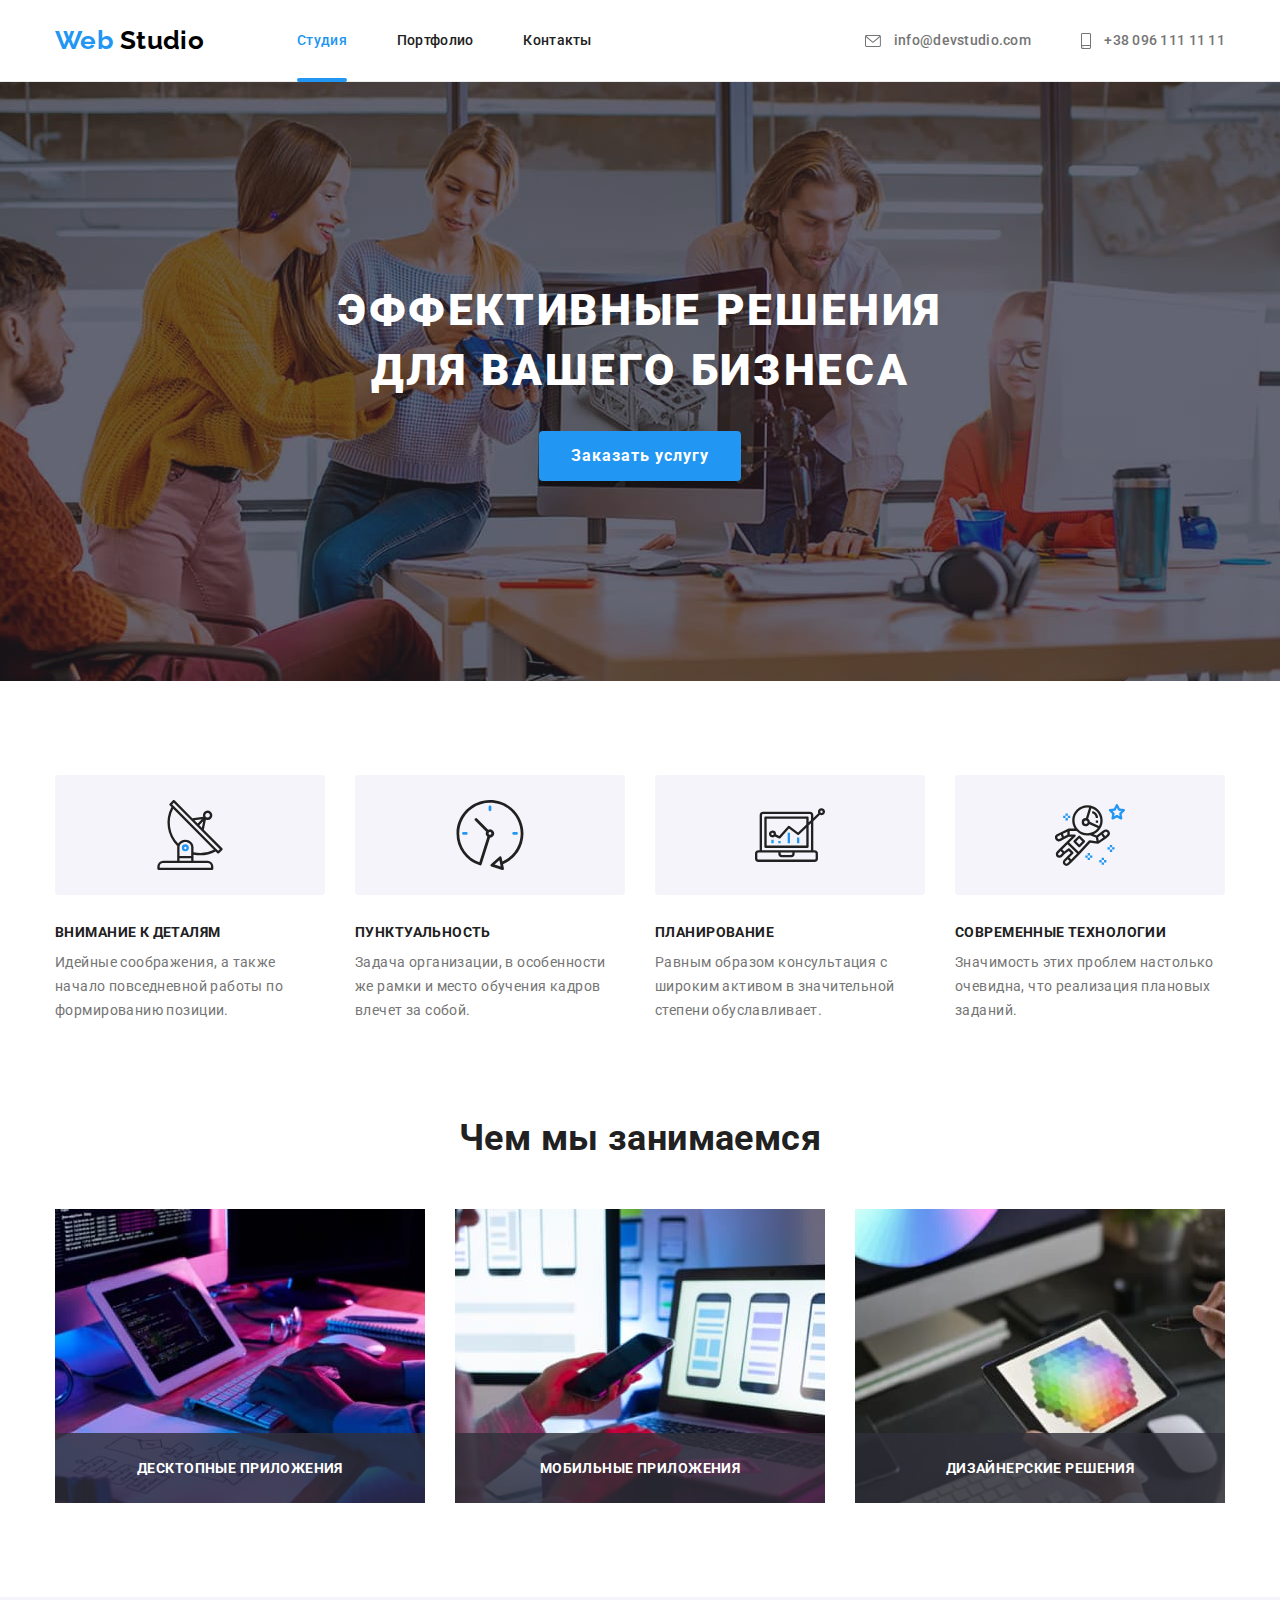
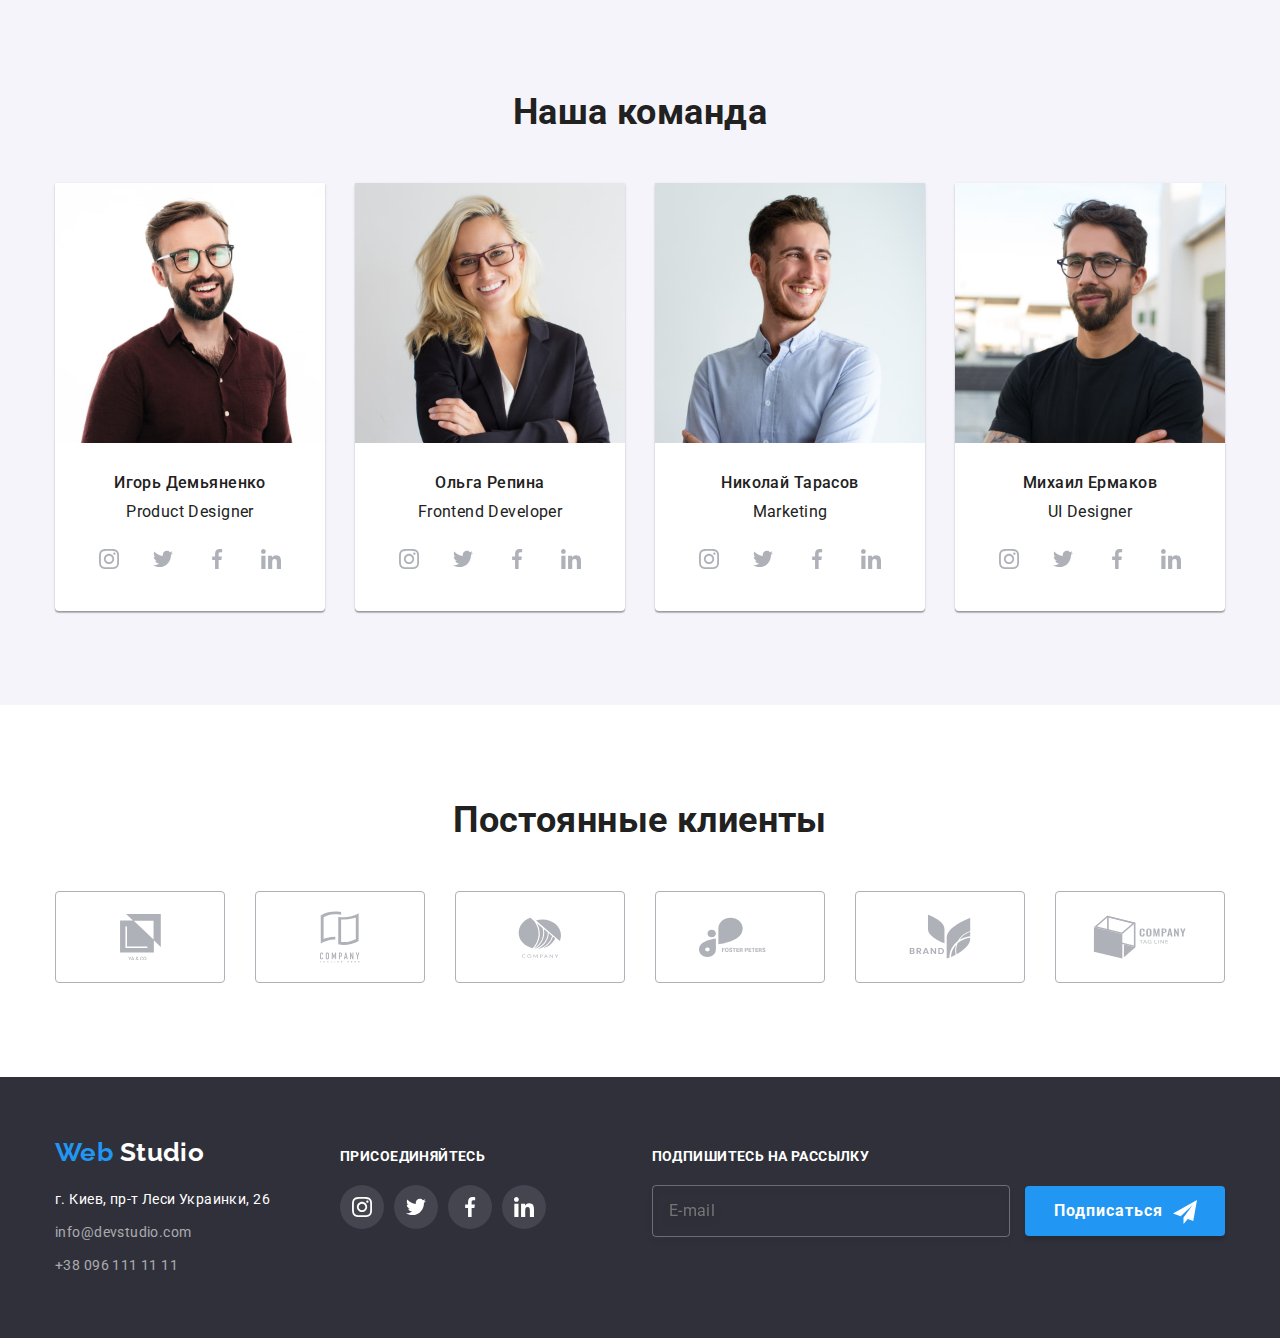
<file: index.html>
<!DOCTYPE html>
<html lang="ru">
	<head>
		<meta charset="utf-8" />
		<meta http-equiv="x-ua-compatible" content="ie=edge" />
		<meta name="viewport" content="width=device-width, initial-scale=1.0" />
		<link rel="preconnect" href="https://fonts.gstatic.com" crossorigin />
		<link
			href="https://fonts.googleapis.com/css2?family=Raleway:wght@700&family=Roboto:wght@400;500;700;900&family=Tangerine:wght@700&display=swap"
			rel="stylesheet"
		/>
		<link
			href="https://cdnjs.cloudflare.com/ajax/libs/modern-normalize/1.1.0/modern-normalize.min.css"
			rel="stylesheet"
		/>
		<link rel="stylesheet" href="./css/style.css" />
		<title>Студия №6</title>
	</head>
	<body>
		<!-- header -->

		<header class="page-header">
			<div class="conteiner nav">
				<nav class="nav-header">
					<a lang="en" href="./index.html" class="logo-first">
						Web
						<span class="logo-second">Studio</span>
					</a>
					<ul class="site-nav">
						<li class="site-item"><a href="./index.html" class="link current">Студия</a></li>
						<li class="site-item"><a href="./portfolio.html" class="link">Портфолио</a></li>
						<li class="site-item"><a href="./index.html" class="link">Контакты</a></li>
					</ul>
				</nav>
				<ul class="site-link">
					<li class="link-item">
						<a lang="en" href="mailto:info@devstudio.com" class="link">
							<svg class="envelope-icon" width="16" height="12">
								<use href="./images/icons.svg#icon-envelope"></use>
							</svg>
							info@devstudio.com
						</a>
					</li>
					<li class="link-item">
						<a href="tel:+380961111111" class="link">
							<svg class="envelope-icon" width="10" height="16">
								<use href="./images/icons.svg#icon-smartphone"></use>
							</svg>
							+38 096 111 11 11
						</a>
					</li>
				</ul>
			</div>
		</header>

		<!-- hero section -->

		<main>
			<section class="hero">
				<div class="conteiner">
					<h1 class="hero-title">Эффективные решения для вашего бизнеса</h1>
					<button class="hero-button" type="button" data-modal-open>Заказать услугу</button>
				</div>
			</section>

			<!-- benefit section -->

			<section class="benefit section">
				<div class="conteiner">
					<h2 class="visually-hidden">Премущества в работе</h2>
					<ul class="benefit-list">
						<li class="benefit-item icon-atention">
							<h3 class="benefit-title">Внимание к деталям</h3>
							<p class="benefit-text">
								Идейные соображения, а также начало повседневной работы по формированию позиции.
							</p>
						</li>
						<li class="benefit-item icon-punctuality">
							<h3 class="benefit-title">Пунктуальность</h3>
							<p class="benefit-text">
								Задача организации, в особенности же рамки и место обучения кадров влечет за собой.
							</p>
						</li>
						<li class="benefit-item icon-planning">
							<h3 class="benefit-title">Планирование</h3>
							<p class="benefit-text">
								Равным образом консультация с широким активом в значительной степени обуславливает.
							</p>
						</li>
						<li class="benefit-item icon-technologies">
							<h3 class="benefit-title">Современные технологии</h3>
							<p class="benefit-text">Значимость этих проблем настолько очевидна, что реализация плановых заданий.</p>
						</li>
					</ul>
				</div>
			</section>

			<!-- activity section -->

			<section class="activity section">
				<div class="conteiner">
					<h2 class="activity-title">Чем мы занимаемся</h2>
					<ul class="activity-list">
						<li class="activity-item">
							<img src="./images/javaformobile.jpg" alt="Разработка ПО" width="370" height="294" class="activity-img" />
							<p class="activity-text">Десктопные приложения</p>
						</li>
						<li class="activity-item">
							<img src="./images/icondesign.jpg" alt="Дизайн иконок" width="370" height="294" class="activity-img" />
							<p class="activity-text">Мобильные приложения</p>
						</li>
						<li class="activity-item">
							<img src="./images/colordesign.jpg" alt="Цветовая гамма" width="370" height="294" class="activity-img" />
							<p class="activity-text">Дизайнерские решения</p>
						</li>
					</ul>
				</div>
			</section>

			<!--  team section  -->

			<section class="team section">
				<div class="conteiner">
					<h2 class="team-title">Наша команда</h2>
					<ul class="team-list">
						<li class="team-item">
							<img src="./images/productdesigner.jpg" alt="Дизайнер продукта" width="270" height="260" />
							<div class="img-caption">
								<h3 class="team-subtitle">Игорь Демьяненко</h3>
								<p lang="en" class="team-text">Product Designer</p>
								<ul class="team-soc-list">
									<li class="team-soc-item">
										<a href="" class="team-soc-link">
											<svg class="team-soc-icon" width="20" height="20">
												<use href="./images/icons.svg#icon-instagram"></use>
											</svg>
										</a>
									</li>
									<li class="team-soc-item">
										<a href="" class="team-soc-link">
											<svg class="team-soc-icon" width="20" height="20">
												<use href="./images/icons.svg#icon-twitter"></use>
											</svg>
										</a>
									</li>
									<li class="team-soc-item">
										<a href="" class="team-soc-link">
											<svg class="team-soc-icon" width="20" height="20">
												<use href="./images/icons.svg#icon-facebook"></use>
											</svg>
										</a>
									</li>
									<li class="team-soc-item">
										<a href="" class="team-soc-link">
											<svg class="team-soc-icon" width="20" height="20">
												<use href="./images/icons.svg#icon-linkedin"></use>
											</svg>
										</a>
									</li>
								</ul>
							</div>
						</li>
						<li class="team-item">
							<img src="./images/frontenddeveloper.jpg" alt="Разработчик" width="270" height="260" />
							<div class="img-caption">
								<h3 class="team-subtitle">Ольга Репина</h3>
								<p lang="en" class="team-text">Frontend Developer</p>
								<ul class="team-soc-list">
									<li class="team-soc-item">
										<a href="" class="team-soc-link">
											<svg class="team-soc-icon" width="20" height="20">
												<use href="./images/icons.svg#icon-instagram"></use>
											</svg>
										</a>
									</li>
									<li class="team-soc-item">
										<a href="" class="team-soc-link">
											<svg class="team-soc-icon" width="20" height="20">
												<use href="./images/icons.svg#icon-twitter"></use>
											</svg>
										</a>
									</li>
									<li class="team-soc-item">
										<a href="" class="team-soc-link">
											<svg class="team-soc-icon" width="20" height="20">
												<use href="./images/icons.svg#icon-facebook"></use>
											</svg>
										</a>
									</li>
									<li class="team-soc-item">
										<a href="" class="team-soc-link">
											<svg class="team-soc-icon" width="20" height="20">
												<use href="./images/icons.svg#icon-linkedin"></use>
											</svg>
										</a>
									</li>
								</ul>
							</div>
						</li>
						<li class="team-item">
							<img src="./images/marketing.jpg" alt="Маркетолог" width="270" height="260" />
							<div class="img-caption">
								<h3 class="team-subtitle">Николай Тарасов</h3>
								<p lang="en" class="team-text">Marketing</p>
								<ul class="team-soc-list">
									<li class="team-soc-item">
										<a href="" class="team-soc-link">
											<svg class="team-soc-icon" width="20" height="20">
												<use href="./images/icons.svg#icon-instagram"></use>
											</svg>
										</a>
									</li>
									<li class="team-soc-item">
										<a href="" class="team-soc-link">
											<svg class="team-soc-icon" width="20" height="20">
												<use href="./images/icons.svg#icon-twitter"></use>
											</svg>
										</a>
									</li>
									<li class="team-soc-item">
										<a href="" class="team-soc-link">
											<svg class="team-soc-icon" width="20" height="20">
												<use href="./images/icons.svg#icon-facebook"></use>
											</svg>
										</a>
									</li>
									<li class="team-soc-item">
										<a href="" class="team-soc-link">
											<svg class="team-soc-icon" width="20" height="20">
												<use href="./images/icons.svg#icon-linkedin"></use>
											</svg>
										</a>
									</li>
								</ul>
							</div>
						</li>
						<li class="team-item">
							<img src="./images/uidesigner.jpg" alt="Дизайнер интерфейса" width="270" height="260" />
							<div class="img-caption">
								<h3 class="team-subtitle">Михаил Ермаков</h3>
								<p lang="en" class="team-text">UI Designer</p>
								<ul class="team-soc-list">
									<li class="team-soc-item">
										<a href="" class="team-soc-link">
											<svg class="team-soc-icon" width="20" height="20">
												<use href="./images/icons.svg#icon-instagram"></use>
											</svg>
										</a>
									</li>
									<li class="team-soc-item">
										<a href="" class="team-soc-link">
											<svg class="team-soc-icon" width="20" height="20">
												<use href="./images/icons.svg#icon-twitter"></use>
											</svg>
										</a>
									</li>
									<li class="team-soc-item">
										<a href="" class="team-soc-link">
											<svg class="team-soc-icon" width="20" height="20">
												<use href="./images/icons.svg#icon-facebook"></use>
											</svg>
										</a>
									</li>
									<li class="team-soc-item">
										<a href="" class="team-soc-link">
											<svg class="team-soc-icon" width="20" height="20">
												<use href="./images/icons.svg#icon-linkedin"></use>
											</svg>
										</a>
									</li>
								</ul>
							</div>
						</li>
					</ul>
				</div>
			</section>

			<!-- clients section-->

			<section class="clients section">
				<div class="conteiner">
					<h2 class="clients-title">Постоянные клиенты</h2>
					<ul class="clients-soc-list">
						<li class="clients-soc-item">
							<a href="" class="clients-soc-link">
								<svg class="clients-soc-icon" width="41" height="46.7">
									<use href="./images/icons.svg#icon-first"></use>
								</svg>
							</a>
						</li>
						<li class="clients-soc-item">
							<a href="" class="clients-soc-link">
								<svg class="clients-soc-icon" width="40" height="52">
									<use href="./images/icons.svg#icon-second"></use>
								</svg>
							</a>
						</li>
						<li class="clients-soc-item">
							<a href="" class="clients-soc-link">
								<svg class="clients-soc-icon" width="43.46" height="41.18">
									<use href="./images/icons.svg#icon-third"></use>
								</svg>
							</a>
						</li>
						<li class="clients-soc-item">
							<a href="" class="clients-soc-link">
								<svg class="clients-soc-icon" width="84.44" height="40.62">
									<use href="./images/icons.svg#icon-fourth"></use>
								</svg>
							</a>
						</li>
						<li class="clients-soc-item">
							<a href="" class="clients-soc-link">
								<svg class="clients-soc-icon" width="62.54" height="45.43">
									<use href="./images/icons.svg#icon-fifth"></use>
								</svg>
							</a>
						</li>
						<li class="clients-soc-item">
							<a href="" class="clients-soc-link">
								<svg class="clients-soc-icon" width="93.79" height="43.93">
									<use href="./images/icons.svg#icon-sixth"></use>
								</svg>
							</a>
						</li>
					</ul>
				</div>
			</section>
		</main>

		<!-- contacts and adress -->

		<footer class="footer">
			<div class="conteiner">
				<div class="info-content">
					<a lang="en" href="./index.html" class="footer-logo">
						Web
						<span class="logo-third">Studio</span>
					</a>
					<address class="address">
						<ul class="address-list">
							<li class="address-item">
								<a
									href="https://goo.gl/maps/Czf4B29jXcuFBirJA"
									target="_blank"
									rel="noreferrer nofollow noopener"
									class="location-link"
								>
									г. Киев, пр-т Леси Украинки, 26
								</a>
							</li>
							<li class="contact-item">
								<a lang="en" href="mailto:info@devstudio.com" class="contact-link">info@devstudio.com</a>
							</li>
							<li class="contact-item">
								<a href="tel:+380961111111" class="contact-link">+38 096 111 11 11</a>
							</li>
						</ul>
					</address>
				</div>

				<!-- social networks -->

				<div class="footer-soc">
					<h2 class="soc-title">Присоединяйтесь</h2>
					<ul class="footer-soc-list">
						<li class="footer-soc-item">
							<a href="" class="footer-soc-link">
								<svg class="footer-soc-icon" width="20" height="20">
									<use href="./images/icons.svg#icon-instagram"></use>
								</svg>
							</a>
						</li>
						<li class="footer-soc-item">
							<a href="" class="footer-soc-link">
								<svg class="footer-soc-icon" width="20" height="20">
									<use href="./images/icons.svg#icon-twitter"></use>
								</svg>
							</a>
						</li>
						<li class="footer-soc-item">
							<a href="" class="footer-soc-link">
								<svg class="footer-soc-icon" width="20" height="20">
									<use href="./images/icons.svg#icon-facebook"></use>
								</svg>
							</a>
						</li>
						<li class="footer-soc-item">
							<a href="" class="footer-soc-link">
								<svg class="footer-soc-icon" width="20" height="20">
									<use href="./images/icons.svg#icon-linkedin"></use>
								</svg>
							</a>
						</li>
					</ul>
				</div>

				<!-- form - mailing-soc -->

				<div class="mailing-soc">
					<p class="mailing-text">Подпишитесь на рассылку</p>
					<form>
						<input class="mailing-input" type="email" name="email" required placeholder="E-mail" />
						<button class="mailing-button" type="submit">
							Подписаться
							<svg class="mailing-icon" width="24" height="24">
								<use href="./images/icons.svg#icon-icon-send"></use>
							</svg>
						</button>
					</form>
				</div>
			</div>
		</footer>

		<!-- backdrop -->

		<div class="backdrop is-hidden" data-modal>
			<div class="modal">
				<button class="modal-close-btn" type="button" data-modal-close>
					<svg class="modal-close-icon" width="11" height="11">
						<use href="./images/icons.svg#icon-close"></use>
					</svg>
				</button>

				<!-- form-modal -->

				<p class="modal-title">Оставьте свои данные, мы вам перезвоним</p>
				<form class="modal-form">
					<label class="modal-label">
						Имя
						<input class="modal-input" type="text" name="username" required placeholder=" " />
						<span class="modal-icon">
							<svg class="input-icon" width="18" height="18">
								<use href="./images/icons.svg#icon-person-modal"></use>
							</svg>
						</span>
					</label>
					<label class="modal-label">
						Телефон
						<input class="modal-input" type="tel" name="tel" required placeholder=" " />
						<span class="modal-icon">
							<svg class="input-icon" width="18" height="18">
								<use href="./images/icons.svg#icon-phone-modal"></use>
							</svg>
						</span>
					</label>
					<label class="modal-label">
						Почта
						<input class="modal-input" type="email" name="email" required placeholder=" " />
						<span class="modal-icon">
							<svg class="input-icon" width="18" height="18">
								<use href="./images/icons.svg#icon-email-modal"></use>
							</svg>
						</span>
					</label>
					<label class="modal-comments">
						Комментарий
						<textarea class="modal-textarea" name="feedback" rows="6" required placeholder="Введите текст"></textarea>
					</label>

					<!-- checkbox -->

					<label class="checkbox-label">
						<input class="checkbox-input" type="checkbox" name="agree" value="agree" required />
						<span class="checkbox-span"></span>
						Соглашаюсь с рассылкой и принимаю &#160;
						<span><a href="" class="checkbox-link">Условия договора</a></span>
					</label>
					<button class="modal-button" type="submit">Отправить</button>
				</form>
			</div>
		</div>

		<script src="./js/modal.js"></script>
	</body>
</html>
</file>
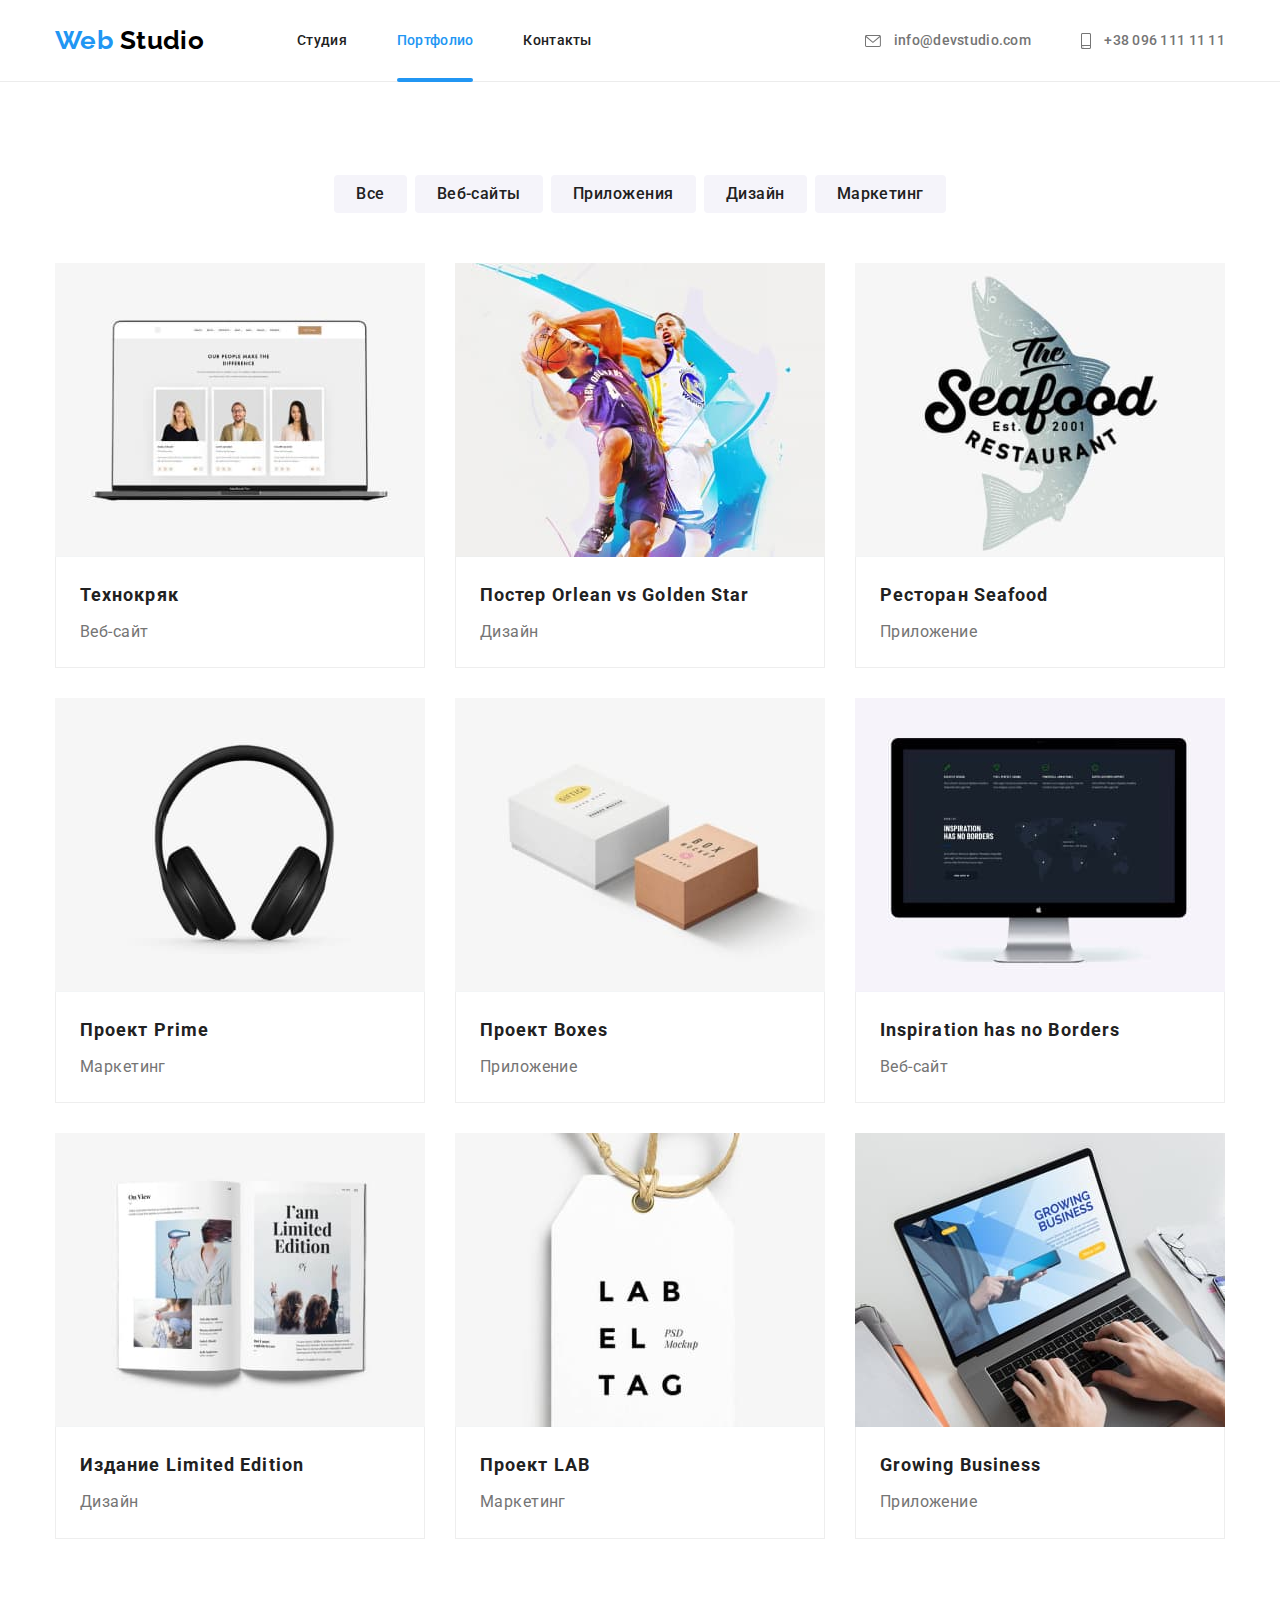
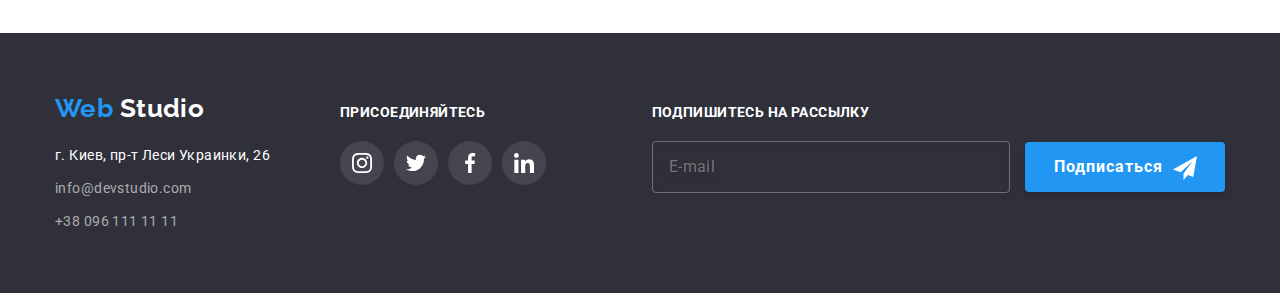
<file: portfolio.html>
<!DOCTYPE html>
<html lang="ru">
	<head>
		<meta charset="utf-8" />
		<meta http-equiv="x-ua-compatible" content="ie=edge" />
		<meta name="viewport" content="width=device-width, initial-scale=1.0" />
		<link rel="preconnect" href="https://fonts.gstatic.com" crossorigin />
		<link
			href="https://fonts.googleapis.com/css2?family=Raleway:wght@700&family=Roboto:wght@400;500;700;900&family=Tangerine:wght@700&display=swap"
			rel="stylesheet"
		/>
		<link
			href="https://cdnjs.cloudflare.com/ajax/libs/modern-normalize/1.1.0/modern-normalize.min.css"
			rel="stylesheet"
		/>
		<link rel="stylesheet" href="./css/style.css" />
		<title>Студия №6</title>
	</head>
	<body>
		<!-- header -->

		<header class="page-header">
			<div class="conteiner nav">
				<nav class="nav-header">
					<a lang="en" href="./index.html" class="logo-first">
						Web
						<span class="logo-second">Studio</span>
					</a>
					<ul class="site-nav">
						<li class="site-item"><a href="./index.html" class="link">Студия</a></li>
						<li class="site-item"><a href="./portfolio.html" class="link current">Портфолио</a></li>
						<li class="site-item"><a href="./index.html" class="link">Контакты</a></li>
					</ul>
				</nav>
				<ul class="site-link">
					<li class="link-item">
						<a lang="en" href="mailto:info@devstudio.com" class="link">
							<svg class="envelope-icon" width="16" height="12">
								<use href="./images/icons.svg#icon-envelope"></use>
							</svg>
							info@devstudio.com
						</a>
					</li>
					<li class="link-item">
						<a href="tel:+380961111111" class="link">
							<svg class="envelope-icon" width="10" height="16">
								<use href="./images/icons.svg#icon-smartphone"></use>
							</svg>
							+38 096 111 11 11
						</a>
					</li>
				</ul>
			</div>
		</header>

		<!-- portfolio section -->

		<main>
			<section class="portfolio section">
				<div class="conteiner">
					<h1 class="visually-hidden">Услуги компании</h1>
					<ul class="portfolio-list">
						<li class="button"><button class="portfolio-button" type="button">Все</button></li>
						<li class="button">
							<button class="portfolio-button" type="button">Веб-сайты</button>
						</li>
						<li class="button">
							<button class="portfolio-button" type="button">Приложения</button>
						</li>
						<li class="button"><button class="portfolio-button" type="button">Дизайн</button></li>
						<li class="button">
							<button class="portfolio-button" type="button">Маркетинг</button>
						</li>
					</ul>
					<ul class="image-list">
						<li class="portfolio-item">
							<a href="" class="portfolio-link">
								<div class="portfolio-overlay">
									<img src="./images/technoquack.jpg" width="370" height="294" alt="технокряк" class="portfolio-img" />
									<p class="portfolio-description">
										Ресурс предлагает комплексные предложения с разным уровнем функционала и сервисов. Все это позволит
										посетителю получить исчерпывающие сведения о компании или частном лице.
									</p>
								</div>
								<div class="img-content">
									<h2 class="portfolio-title">Технокряк</h2>
									<p class="portfolio-text">Веб-сайт</p>
								</div>
							</a>
						</li>
						<li class="portfolio-item">
							<a href="" class="portfolio-link">
								<div class="portfolio-overlay">
									<img src="./images/poster.jpg" width="370" height="294" alt="постер с баскетболистами" />
									<p class="portfolio-description">
										Ресурс предлагает комплексные предложения с разным уровнем функционала и сервисов. Все это позволит
										посетителю получить исчерпывающие сведения о компании или частном лице.
									</p>
								</div>
								<div class="img-content">
									<h2 class="portfolio-title">
										Постер
										<span lang="en">Orlean vs Golden Star</span>
									</h2>
									<p class="portfolio-text">Дизайн</p>
								</div>
							</a>
						</li>
						<li class="portfolio-item">
							<a href="" class="portfolio-link">
								<div class="portfolio-overlay">
									<img src="./images/seafood.jpg" width="370" height="294" alt="логотип ресторан" />
									<p class="portfolio-description">
										Ресурс предлагает комплексные предложения с разным уровнем функционала и сервисов. Все это позволит
										посетителю получить исчерпывающие сведения о компании или частном лице.
									</p>
								</div>
								<div class="img-content">
									<h2 class="portfolio-title">
										Ресторан
										<span lang="en">Seafood</span>
									</h2>
									<p class="portfolio-text">Приложение</p>
								</div>
							</a>
						</li>
						<li class="portfolio-item">
							<a href="" class="portfolio-link">
								<div class="portfolio-overlay">
									<img src="./images/prime.jpg" width="370" height="294" alt="наушники" />
									<p class="portfolio-description">
										Ресурс предлагает комплексные предложения с разным уровнем функционала и сервисов. Все это позволит
										посетителю получить исчерпывающие сведения о компании или частном лице.
									</p>
								</div>
								<div class="img-content">
									<h2 class="portfolio-title">
										Проект
										<span lang="en">Prime</span>
									</h2>
									<p class="portfolio-text">Маркетинг</p>
								</div>
							</a>
						</li>
						<li class="portfolio-item">
							<a href="" class="portfolio-link">
								<div class="portfolio-overlay">
									<img src="./images/boxes.jpg" width="370" height="294" alt="две коробки" />
									<p class="portfolio-description">
										Ресурс предлагает комплексные предложения с разным уровнем функционала и сервисов. Все это позволит
										посетителю получить исчерпывающие сведения о компании или частном лице.
									</p>
								</div>
								<div class="img-content">
									<h2 class="portfolio-title">
										Проект
										<span lang="en">Boxes</span>
									</h2>
									<p class="portfolio-text">Приложение</p>
								</div>
							</a>
						</li>
						<li class="portfolio-item">
							<a href="" class="portfolio-link">
								<div class="portfolio-overlay">
									<img src="./images/noborders.jpg" width="370" height="294" alt="дизайн веб-сайта на мониторе" />
									<p class="portfolio-description">
										Ресурс предлагает комплексные предложения с разным уровнем функционала и сервисов. Все это позволит
										посетителю получить исчерпывающие сведения о компании или частном лице.
									</p>
								</div>
								<div class="img-content">
									<h2 lang="en" class="portfolio-title">Inspiration has no Borders</h2>
									<p class="portfolio-text">Веб-сайт</p>
								</div>
							</a>
						</li>
						<li class="portfolio-item">
							<a href="" class="portfolio-link">
								<div class="portfolio-overlay">
									<img src="./images/magazine.jpg" width="370" height="294" alt="дизайн журнала" />
									<p class="portfolio-description">
										Ресурс предлагает комплексные предложения с разным уровнем функционала и сервисов. Все это позволит
										посетителю получить исчерпывающие сведения о компании или частном лице.
									</p>
								</div>
								<div class="img-content">
									<h2 class="portfolio-title">
										Издание
										<span lang="en">Limited Edition</span>
									</h2>
									<p class="portfolio-text">Дизайн</p>
								</div>
							</a>
						</li>
						<li class="portfolio-item">
							<a href="" class="portfolio-link">
								<div class="portfolio-overlay">
									<img src="./images/lab.jpg" width="370" height="294" alt="дизайн бирки на одежду" />
									<p class="portfolio-description">
										Ресурс предлагает комплексные предложения с разным уровнем функционала и сервисов. Все это позволит
										посетителю получить исчерпывающие сведения о компании или частном лице.
									</p>
								</div>
								<div class="img-content">
									<h2 class="portfolio-title">
										Проект
										<span lang="en">LAB</span>
									</h2>
									<p class="portfolio-text">Маркетинг</p>
								</div>
							</a>
						</li>
						<li class="portfolio-item">
							<a href="" class="portfolio-link">
								<div class="portfolio-overlay">
									<img
										src="./images/growingbusiness.jpg"
										width="370"
										height="294"
										alt="дазайн приложения на ноутбуке"
									/>
									<p class="portfolio-description">
										Ресурс предлагает комплексные предложения с разным уровнем функционала и сервисов. Все это позволит
										посетителю получить исчерпывающие сведения о компании или частном лице.
									</p>
								</div>
								<div class="img-content">
									<h2 lang="en" class="portfolio-title">Growing Business</h2>
									<p class="portfolio-text">Приложение</p>
								</div>
							</a>
						</li>
					</ul>
				</div>
			</section>
		</main>

		<!-- contacts and adress -->

		<footer class="footer">
			<div class="conteiner">
				<div class="info-content">
					<a lang="en" href="./index.html" class="footer-logo">
						Web
						<span class="logo-third">Studio</span>
					</a>
					<address class="address">
						<ul class="address-list">
							<li class="address-item">
								<a
									href="https://goo.gl/maps/Czf4B29jXcuFBirJA"
									target="_blank"
									rel="noreferrer nofollow noopener"
									class="location-link"
								>
									г. Киев, пр-т Леси Украинки, 26
								</a>
							</li>
							<li class="contact-item">
								<a lang="en" href="mailto:info@devstudio.com" class="contact-link">info@devstudio.com</a>
							</li>
							<li class="contact-item">
								<a href="tel:+380961111111" class="contact-link">+38 096 111 11 11</a>
							</li>
						</ul>
					</address>
				</div>

				<!-- social networks -->

				<div class="footer-soc">
					<h2 class="soc-title">Присоединяйтесь</h2>
					<ul class="footer-soc-list">
						<li class="footer-soc-item">
							<a href="" class="footer-soc-link">
								<svg class="footer-soc-icon" width="20" height="20">
									<use href="./images/icons.svg#icon-instagram"></use>
								</svg>
							</a>
						</li>
						<li class="footer-soc-item">
							<a href="" class="footer-soc-link">
								<svg class="footer-soc-icon" width="20" height="20">
									<use href="./images/icons.svg#icon-twitter"></use>
								</svg>
							</a>
						</li>
						<li class="footer-soc-item">
							<a href="" class="footer-soc-link">
								<svg class="footer-soc-icon" width="20" height="20">
									<use href="./images/icons.svg#icon-facebook"></use>
								</svg>
							</a>
						</li>
						<li class="footer-soc-item">
							<a href="" class="footer-soc-link">
								<svg class="footer-soc-icon" width="20" height="20">
									<use href="./images/icons.svg#icon-linkedin"></use>
								</svg>
							</a>
						</li>
					</ul>
				</div>

				<!-- form - mailing-soc -->

				<div class="mailing-soc">
					<p class="mailing-text">Подпишитесь на рассылку</p>
					<form>
					<input class="mailing-input" type="email" name="email" placeholder="E-mail" />
					<button class="mailing-button" type="submit">
						Подписаться
						<svg class="mailing-icon" width="24" height="24">
							<use href="./images/icons.svg#icon-icon-send"></use>
						</svg>
					</button>
					</form>
				</div>
			</div>
		</footer>
			</div>
		</footer>
	</body>
</html>
</file>
<file: css/style.css>
/*-- variables colors --*/

:root {
	--primary-text-color: #212121;
	--secondary-text-color: #757575;
	--white-text-color: #ffffff;
	--accessory-color: #000000;
	--footer-contact-link-color: rgba(255, 255, 255, 0.6);

	--white-bg-color: #ffffff;
	--secondary-bg-color: #2f303a;
	--team-bg-color: #f5f4fa;
	--svg-link-color: #afb1b8;

	--accent-color: #2196f3;
	--accent-batton-color: #188ce8;
	--button-bg-color: #f5f4fa;
	--footer-soc-link-bg-color: rgba(255, 255, 255, 0.1);

	--page-header-outline-color: #ececec;
	--border-color: #eeeeee;

	--hero-button-box-shadow: 0px 4px 4px rgba(0, 0, 0, 0.15);
	--border-radius: 4px;
	--team-box-shadow: 0px 1px 3px rgba(0, 0, 0, 0.12), 0px 1px 1px rgba(0, 0, 0, 0.14), 0px 2px 1px rgba(0, 0, 0, 0.2);
	--team-border-radius: 0px 0px 4px 4px;
	--portfolio-link-box-shadow: 0px 1px 1px rgba(0, 0, 0, 0.12), 0px 4px 4px rgba(0, 0, 0, 0.06),
		1px 4px 6px rgba(0, 0, 0, 0.16);
	--portfolio-button-box-shadow: 0px 3px 1px rgba(0, 0, 0, 0.1), 0px 1px 2px rgba(0, 0, 0, 0.08),
		0px 2px 2px rgba(0, 0, 0, 0.12);

	--timing-function: cubic-bezier(0.4, 0, 0.2, 1);
	--timing-transition: 250ms;
}

/*-- main style fo reset --*/

body {
	color: var(--primary-text-color);
	background-color: var(--white-bg-color);
	font-family: "Roboto", sans-serif;
	font-size: 14px;
	letter-spacing: 0.03em;
}

ul {
	margin: 0;
	padding-left: 0;
	list-style: none;
}
p,
h1,
h2,
h3 {
	margin: 0;
	padding: 0;
}
a {
	color: inherit;
	text-decoration: none;
}
address {
	font-style: normal;
}
img {
	display: block;
	max-width: 100%;
	height: auto;
}
.section {
	padding-top: 94px;
	padding-bottom: 94px;
}

.visually-hidden {
	position: absolute;
	width: 1px;
	height: 1px;
	margin: -1px;
	border: 0;
	padding: 0;

	white-space: nowrap;
	clip-path: inset(100%);
	clip: rect(0 0 0 0);
	overflow: hidden;
}

/*-- header --*/

.conteiner {
	max-width: 1200px;
	margin: 0 auto;
	padding-left: 15px;
	padding-right: 15px;
}
/*-- header --*/
.nav {
	display: flex;
	align-items: center;
}
.nav-header {
	display: flex;
	align-items: center;
}
.logo-first {
	margin-right: 93px;

	color: var(--accent-color);

	font-family: "Raleway";
	font-style: normal;
	font-weight: 700;
	font-size: 26px;
	line-height: 1.19;
}
.logo-second {
	color: var(--accessory-color);
}
.nav-header .link {
	font-style: normal;
	font-weight: 500;
	line-height: 1.14;
	letter-spacing: 0.02em;

	color: var(--primary-text-color);

	transition-property: color;
	transition-duration: var(--timing-transition);
	transition-timing-function: var(--timing-function);
}

.page-header .link:hover,
.page-header .link:focus {
	color: var(--accent-color);
}
.page-header .link.current {
	color: var(--accent-color);
}
.page-header {
	outline: 1px solid var(--page-header-outline-color);
}

.site-nav {
	display: flex;
}
.site-nav .site-item + .site-item {
	margin-left: 50px;
}
.site-nav .site-item {
	padding-top: 32px;
	padding-bottom: 32px;
}
.site-item .link {
	padding-top: 32px;
	padding-bottom: 32px;
}
.site-item {
	position: relative;
}
.site-item .link.current::after {
	position: absolute;
	bottom: -1px;

	display: block;
	content: "";
	height: 4px;
	width: 100%;

	background-color: #2196f3;
	border-radius: 2px;
}

.site-link {
	display: flex;
	margin-left: auto;
}
.site-link .link-item + .link-item {
	margin-left: 50px;
}
.site-link .link {
	padding-top: 32px;
	padding-bottom: 32px;

	font-style: normal;
	font-weight: 500;
	line-height: 1.14;
	letter-spacing: 0.02em;

	color: var(--secondary-text-color);

	transition-property: color;
	transition-duration: var(--timing-transition);
	transition-timing-function: var(--timing-function);
}
.envelope-icon {
	margin-right: 10px;
	vertical-align: middle;
	fill: #757575;

	transition-property: fill;
	transition-duration: var(--timing-transition);
	transition-timing-function: var(--timing-function);
}
.link:hover .envelope-icon,
.link:focus .envelope-icon {
	fill: #2196f3;
}
/*-- hero section --*/

.hero {
	max-width: 1600px;
	height: 600px;
	margin-right: auto;
	margin-left: auto;

	background-image: linear-gradient(rgba(47, 48, 58, 0.4), rgba(47, 48, 58, 0.4)), url("../images/hero\ image.jpg");
	background-repeat: no-repeat;
	background-position: center;
	background-size: cover;
	padding-top: 200px;
	padding-bottom: 200px;

	background-color: var(--secondary-bg-color);
}

.hero-title {
	max-width: 696px;
	margin: 0 auto;

	font-style: normal;
	font-weight: 900;
	font-size: 44px;
	line-height: 1.36;
	text-align: center;
	letter-spacing: 0.06em;
	text-transform: uppercase;

	color: var(--white-text-color);
}
.hero-button {
	display: block;
	margin-top: 30px;
	margin-left: auto;
	margin-right: auto;
	padding: 10px 32px;

	font-style: normal;
	font-weight: 700;
	font-family: inherit;
	font-size: 16px;
	line-height: 1.88;
	text-align: center;
	letter-spacing: 0.06em;
	cursor: pointer;

	color: var(--white-text-color);
	background-color: var(--accent-color);

	border: none;
	box-shadow: var(--hero-button-box-shadow);
	border-radius: var(--border-radius);

	transition-property: color, background-color, box-shadow;
	transition-duration: var(--timing-transition);
	transition-timing-function: var(--timing-function);
}
.hero-button:hover,
.hero-button:focus {
	background-color: var(--accent-batton-color);
}

/*-- benefit section --*/

.benefit-item::before {
	display: flex;
	width: 270px;
	height: 120px;
	margin-bottom: 30px;
	content: "";

	background-size: 70px 70px;
	background-repeat: no-repeat;
	background-position: center;
	background-color: var(--button-bg-color);
	border-radius: var(--border-radius);
}
.benefit-item.icon-atention:before {
	background-image: url("../images/antenna.svg");
}
.benefit-item.icon-punctuality:before {
	background-image: url("../images/clock.svg");
}
.benefit-item.icon-planning:before {
	background-image: url("../images/diagram.svg");
}
.benefit-item.icon-technologies:before {
	background-image: url("../images/astronaut.svg");
}
.benefit-list {
	display: flex;
}
.benefit-list .benefit-item {
	width: 270px;
	margin-right: 30px;
}
.benefit-list .benefit-item:last-child {
	margin-right: 0;
}
.benefit-title {
	margin-bottom: 10px;

	font-style: normal;
	font-weight: 700;
	font-size: 14px;
	line-height: 1.14;
	text-transform: uppercase;

	color: var(--primary-text-color);
}
.benefit-text {
	line-height: 1.71;

	color: var(--secondary-text-color);
}

/*--  activity section --*/

.activity {
	padding-top: 0;
}
.activity-title {
	margin-bottom: 50px;

	font-style: normal;
	font-weight: 700;
	font-size: 36px;
	line-height: 1.17;
	text-align: center;

	color: var(--primary-text-color);
}
.activity-list {
	display: flex;
}
.activity-item {
	position: relative;
	margin-right: 30px;
}
.activity-item:last-child {
	margin-right: 0;
}
.activity-text {
	display: flex;
	position: absolute;
	bottom: 0;
	right: 0;

	width: 100%;
	height: 70px;

	font-weight: 700;
	line-height: 1.17;
	text-transform: uppercase;
	text-align: center;
	align-items: center;
	justify-content: center;

	background: rgba(47, 48, 58, 0.8);
	color: var(--white-text-color);
}
/*-- team section --*/

.team {
	background-color: var(--team-bg-color);
}
.team-caption {
	padding-top: 30px;
	padding-bottom: 30px;
}
.team-title {
	margin-bottom: 50px;

	font-style: normal;
	font-weight: 700;
	font-size: 36px;
	line-height: 1.17;
	text-align: center;

	color: var(--primary-text-color);
}
.team-list {
	display: flex;
}
.team-item {
	margin-right: 30px;

	background: var(--white-text-color);
	box-shadow: var(--team-box-shadow);
	border-radius: var(--team-border-radius);
}
.team-item:last-child {
	margin-right: 0;
}
.img-caption {
	padding-top: 30px;
	padding-bottom: 30px;
}
.team-subtitle {
	font-weight: 500;
	font-size: 16px;
	line-height: 1.19;
	text-align: center;

	color: var(--primary-text-color);
}
.team-text {
	margin-top: 10px;
	margin-bottom: 0;

	font-size: 16px;
	line-height: 1.19;
	text-align: center;

	olor: var(--secondary-text-color);
}
.team-soc-list {
	display: flex;
	margin-top: 16px;

	justify-content: center;
}
.team-soc-item {
	width: 44px;
	height: 44px;
}
.team-soc-item {
	margin-left: 10px;
}
.team-soc-item:first-child {
	margin-left: 0;
}
.team-soc-link {
	display: flex;
	width: 100%;
	height: 100%;

	align-items: center;
	justify-content: center;

	border-radius: 50%;
	color: var(--svg-link-color);

	transition-property: color, background-color;
	transition-duration: var(--timing-transition);
	transition-timing-function: var(--timing-function);
}
.team-soc-icon {
	fill: currentColor;
}
.team-soc-link:hover,
.team-soc-link:focus {
	background-color: var(--accent-color);
	color: var(--white-bg-color);
}

/*-- clients section--*/

.clients-title {
	margin-bottom: 50px;

	font-style: normal;
	font-weight: 700;
	font-size: 36px;
	line-height: 1.17;
	text-align: center;

	color: var(--primary-text-color);
}
.clients-soc-list {
	display: flex;
}

.clients-soc-item {
	margin-left: 30px;
}
.clients-soc-item:first-child {
	margin-left: 0;
}
.clients-soc-link {
	display: flex;
	width: 170px;
	height: 92px;

	align-items: center;
	justify-content: center;

	border: 1px solid var(--svg-link-color);
	color: var(--svg-link-color);
	border-radius: var(--border-radius);

	transition-property: border-color, color;
	transition-duration: var(--timing-transition);
	transition-timing-function: var(--timing-function);
}
.clients-soc-icon {
	fill: currentColor;
}
.clients-soc-link:hover,
.clients-soc-link:focus {
	border-color: var(--accent-color);
	color: var(--accent-color);
}

/*-- contacts and adress --*/

.footer {
	padding-top: 60px;
	padding-bottom: 60px;

	background-color: var(--secondary-bg-color);
}
.footer-logo {
	padding-top: 60px;
	padding-bottom: 60px;

	font-family: "Raleway";
	font-weight: 700;
	font-size: 26px;
	line-height: 1.19;

	color: var(--accent-color);
}
.logo-third {
	color: var(--white-text-color);
}
.address {
	margin-top: 20px;
}
.location-link {
	line-height: 1.71;

	color: var(--white-text-color);

	transition-property: color;
	transition-duration: var(--timing-transition);
	transition-timing-function: var(--timing-function);
}
.location-link:hover,
.location-link:focus {
	color: var(--accent-color);
}
.contact-link {
	color: var(--footer-contact-link-color);

	line-height: 1.71;

	transition: var(--timing-transition) var(--timing-function);
}
.contact-link:hover,
.contact-link:focus {
	color: var(--accent-color);
}

.contact-item {
	margin-top: 9px;
}

/*-- social networks --*/

.footer .conteiner {
	display: flex;
	align-items: baseline;
}
.footer-soc {
	margin-left: 70px;
}
.soc-title {
	display: block;
	margin-bottom: 20px;

	font-weight: 700;
	font-size: 14px;
	line-height: 1.14;
	letter-spacing: 0.03em;
	text-transform: uppercase;

	color: var(--white-text-color);
}
.footer-soc-list {
	display: flex;
}
.footer-soc-item {
	width: 44px;
	height: 44px;
	margin-left: 10px;
	margin-bottom: 30px;
}
.footer-soc-item:first-child {
	margin-left: 0;
}
.footer-soc-link {
	display: flex;
	width: 100%;
	height: 100%;

	align-items: center;
	justify-content: center;

	border-radius: 50%;
	background-color: var(--footer-soc-link-bg-color);
	color: var(--white-bg-color);

	transition-property: color, background-color;
	transition-duration: var(--timing-transition);
	transition-timing-function: var(--timing-function);
}
.footer-soc-icon {
	fill: currentColor;
}
.footer-soc-link:hover,
.footer-soc-link:focus {
	background-color: var(--accent-color);
}
/*-- portfolio section --*/

.button {
	margin-right: 8px;
}
.button:last-child {
	margin-right: 0;
}
.portfolio-button {
	padding: 6px 22px;

	font-weight: 500;
	font-size: 16px;
	font-family: inherit;
	line-height: 1.63;
	text-align: center;
	letter-spacing: 0.03em;
	cursor: pointer;

	color: var(--primary-text-color);
	background-color: var(--button-bg-color);

	border: none;
	border-radius: var(--border-radius);

	transition-property: color, background-color, box-shadow;
	transition-duration: var(--timing-transition);
	transition-timing-function: var(--timing-function);
}
.portfolio-button:hover,
.portfolio-button:focus {
	color: var(--white-text-color);
	background-color: var(--accent-color);
	box-shadow: var(--portfolio-button-box-shadow);
}
.portfolio-list {
	display: flex;
	justify-content: center;
	margin-bottom: 50px;
}
.portfolio-title {
	margin-bottom: 4px;

	color: var(--primary-text-color);

	font-weight: 700;
	font-size: 18px;
	line-height: 2;
	letter-spacing: 0.06em;
	text-align: left;
}

.portfolio-text {
	color: var(--secondary-text-color);

	font-size: 16px;
	line-height: 1.89;
	text-align: left;
}
.img-content {
	padding: 20px 24px 20px 24px;

	border: 1px solid var(--border-color);
	border-top: none;
}
.image-list {
	display: flex;
	flex-wrap: wrap;

	margin-left: -30px;
	margin-top: -30px;
}
.image-list > .portfolio-item {
	flex-basis: calc(100% / 3 - 30px);
	margin-left: 30px;
	margin-top: 30px;
}
.portfolio-link {
	display: block;

	transition-property: box-shadow;
	transition-duration: var(--timing-transition);
	transition-timing-function: var(--timing-function);
}
.portfolio-link:hover,
.portfolio-link:focus {
	box-shadow: var(--portfolio-link-box-shadow);
}
.portfolio-overlay {
	position: relative;

	overflow: hidden;
}
.portfolio-overlay::before {
	position: absolute;
	top: 0;
	left: 0;

	display: inline-block;
	content: "";
	width: 100%;
	height: 100%;

	background-color: rgba(33, 150, 243, 0.9);

	transform: translateY(100%);
	transition: transform var(--timing-transition) var(--timing-function);
}

.portfolio-link:hover .portfolio-overlay::before,
.portfolio-link:focus .portfolio-overlay::before {
	transform: translateY(0);
}
.portfolio-description {
	position: absolute;
	top: 0;
	left: 0;

	padding: 63px 24px;

	font-family: "Roboto";
	font-size: 18px;
	line-height: 1.56;
	letter-spacing: 0.03em;

	color: var(--white-text-color);

	transform: translateY(100%);
	transition: transform var(--timing-transition) var(--timing-function);
}
.portfolio-link:hover .portfolio-description,
.portfolio-link:focus .portfolio-description {
	transform: translateY(0);
}

/*-- form - mailing-soc --*/

.mailing-soc {
	position: relative;
	margin-left: auto;
}
.mailing-text {
	font-family: "Roboto";
	font-style: normal;
	font-weight: 700;
	font-size: 14px;
	line-height: 1.14;
	letter-spacing: 0.03em;
	text-transform: uppercase;
	color: var(--white-text-color);
	margin-bottom: 20px;
}
.mailing-input {
	width: 358px;
	padding-top: 15px;
	padding-bottom: 15px;
	padding-left: 16px;

	font-family: "Roboto";
	font-style: normal;
	font-weight: 400;
	font-size: 16px;
	line-height: 1.25;
	align-items: center;
	letter-spacing: 0.03em;

	background-color: transparent;
	color: rgba(255, 255, 255, 0.6);
	border: 1px solid rgba(255, 255, 255, 0.3);
	filter: drop-shadow(0px 4px 4px rgba(0, 0, 0, 0.15));
	border-radius: 4px;

	transition-property: filter, color, border-color;
	transition-duration: var(--timing-transition);
	transition-timing-function: var(--timing-function);
}
.mailing-input:hover,
.mailing-input:focus {
	border-color: var(--accent-color);
}
.mailing-button {
	display: inline-flex;

	padding: 10px 62px 10px 29px;
	bottom: 1px;
	left: 100%;
	width: 200px;
	height: 50px;
	margin-left: 12px;
	cursor: pointer;

	font-family: "Roboto";
	font-style: normal;
	font-weight: 700;
	font-size: 16px;
	line-height: 1.88;
	align-items: center;
	text-align: center;
	letter-spacing: 0.06em;

	color: var(--white-text-color);
	background-color: var(--accent-color);
	box-shadow: 0px 4px 4px rgba(0, 0, 0, 0.15);
	border-radius: 4px;
	border: none;

	transition-property: background-color, box-shadow;
	transition-duration: var(--timing-transition);
	transition-timing-function: var(--timing-function);
}
.mailing-button:hover,
.mailing-button:focus {
	background-color: var(--accent-batton-color);
}
.mailing-icon {
	display: inline-block;
	width: 24px;
	height: 24px;
	position: absolute;
	bottom: 13px;
	right: 28px;
}

/*-- backdrop --*/

.backdrop {
	position: fixed;
	top: 0;
	left: 0;
	z-index: 999;

	width: 100%;
	height: 100%;

	background-color: rgba(0, 0, 0, 0.2);

	opacity: 1;
	transition: opacity var(--timing-transition) var(--timing-function);
}
.is-hidden {
	opacity: 0;
	pointer-events: none;
}
.backdrop.is-hidden .modal {
	transform: translate(-50%, -50%);
}
.modal {
	position: absolute;
	top: 50%;
	left: 50%;
	padding: 40px;

	width: 528px;
	height: 581px;

	background: var(--white-bg-color);
	box-shadow: 0px 1px 3px rgba(0, 0, 0, 0.12), 0px 1px 1px rgba(0, 0, 0, 0.14), 0px 2px 1px rgba(0, 0, 0, 0.2);
	border-radius: var(--border-radius);

	transform: translate(-50%, -50%);
	transition: transform var(--timing-transition) var(--timing-function);
}
.modal-close-btn {
	position: absolute;
	right: 10px;
	top: 10px;

	display: flex;
	width: 30px;
	height: 30px;

	align-items: center;
	justify-content: center;
	cursor: pointer;

	border: 1px solid rgba(0, 0, 0, 0.1);
	border-radius: 50%;
	background-color: transparent;
}
.modal-close-icon {
	fill: var(--accessory-color);

	transition-property: fill;
	transition-duration: var(--timing-transition);
	transition-timing-function: var(--timing-function);
}
.modal-close-btn:hover .modal-close-icon,
.modal-close-btn:focus .modal-close-icon {
	fill: var(--accent-color);
}

/*-- form - modal --*/

.modal-title {
	margin-bottom: 12px;

	font-family: "Roboto";
	font-style: normal;
	font-weight: 700;
	font-size: 20px;
	line-height: 1.15;
	text-align: center;
	letter-spacing: 0.03em;
}

.modal-label {
	position: relative;
	display: block;
	margin-bottom: 10px;

	font-family: "Roboto";
	font-style: normal;
	font-weight: 400;
	font-size: 12px;
	line-height: 1.17;
	letter-spacing: 0.01em;
}
.modal-comments {
	position: relative;
	display: block;

	font-family: "Roboto";
	font-style: normal;
	font-weight: 400;
	font-size: 12px;
	line-height: 1.17;
	letter-spacing: 0.01em;
}
.modal-input {
	padding: 12px 16px 12px 42px;
	margin-top: 4px;
	width: 448px;
	height: 40px;

	font-family: "Roboto";
	font-style: normal;
	font-weight: 400;
	font-size: 14px;
	line-height: 1.14;
	letter-spacing: 0.01em;

	border: 1px solid rgba(33, 33, 33, 0.2);
	border-radius: 4px;
	outline: var(--accent-color);

	transition-property: border-color;
	transition-duration: var(--timing-transition);
	transition-timing-function: var(--timing-function);
}
.modal-input:hover + .modal-icon,
.modal-input:focus + .modal-icon,
.modal-input:not(:placeholder-shown) + .modal-icon {
	fill: var(--accent-color);
}
.modal-input:hover,
.modal-input:focus,
.modal-input:not(:placeholder-shown) {
	border-color: var(--accent-color);
}
.modal-textarea {
	margin-top: 4px;
	padding: 12px 16px;
	width: 448px;

	font-family: "Roboto";
	font-style: normal;
	font-weight: 400;
	font-size: 14px;
	line-height: 1.14;
	letter-spacing: 0.01em;

	border: 1px solid rgba(33, 33, 33, 0.2);
	border-radius: 4px;
	resize: none;
	outline: var(--accent-color);

	transition-property: border-color;
	transition-duration: var(--timing-transition);
	transition-timing-function: var(--timing-function);
}
.modal-textarea:hover,
.modal-textarea:focus,
.modal-textarea:not(:placeholder-shown) {
	border-color: var(--accent-color);
}

.modal-icon {
	position: absolute;
	top: 18px;
	left: 15px;

	pointer-events: none;
	transform: translateY(50%);

	transition-property: fill;
	transition-duration: var(--timing-transition);
	transition-timing-function: var(--timing-function);
}

/*-- checkbox --*/

.checkbox-input {
	-webkit-appearance: none;
	-moz-appearance: none;
	appearance: none;
}

.checkbox-label {
	display: flex;
	margin-left: 12px;
	margin-top: 20px;

	align-items: center;
}
.checkbox-span {
	display: inline-block;
	width: 16px;
	height: 15px;
	margin-right: 7px;

	font-family: "Roboto";
	font-style: normal;
	font-weight: 400;
	font-size: 14px;
	line-height: 1.71;
	letter-spacing: 0.03em;

	color: var(--secondary-text-color);

	border: 2px solid var(--primary-text-color);
	border-radius: 2px;
}
.checkbox-input:checked + .checkbox-span {
	border-color: var(--accent-color);
	background-color: var(--accent-color);
	background-image: url("../images/icon\ check.svg");
	background-size: contain;
	background-origin: border-box;
}

.checkbox-link {
	font-family: "Roboto";
	font-style: normal;
	font-weight: 400;
	font-size: 14px;
	line-height: 1.71;
	letter-spacing: 0.03em;

	color: var(--accent-color);

	text-decoration: underline;
}
.modal-button {
	display: flex;
	margin-top: 30px;
	margin-left: auto;
	margin-right: auto;
	padding: 10px 55px 10px 56px;

	font-style: normal;
	font-weight: 700;
	font-family: inherit;
	font-size: 16px;
	line-height: 1.88;
	align-items: center;
	text-align: center;
	letter-spacing: 0.06em;
	cursor: pointer;

	color: var(--white-text-color);
	background-color: var(--accent-color);

	box-shadow: var(--hero-button-box-shadow);
	border-radius: var(--border-radius);
	border: none;

	transition-property: color, background-color, box-shadow;
	transition-duration: var(--timing-transition);
	transition-timing-function: var(--timing-function);
}

.modal-button:hover,
.modal-button:focus {
	background-color: var(--accent-batton-color);
}
</file>
